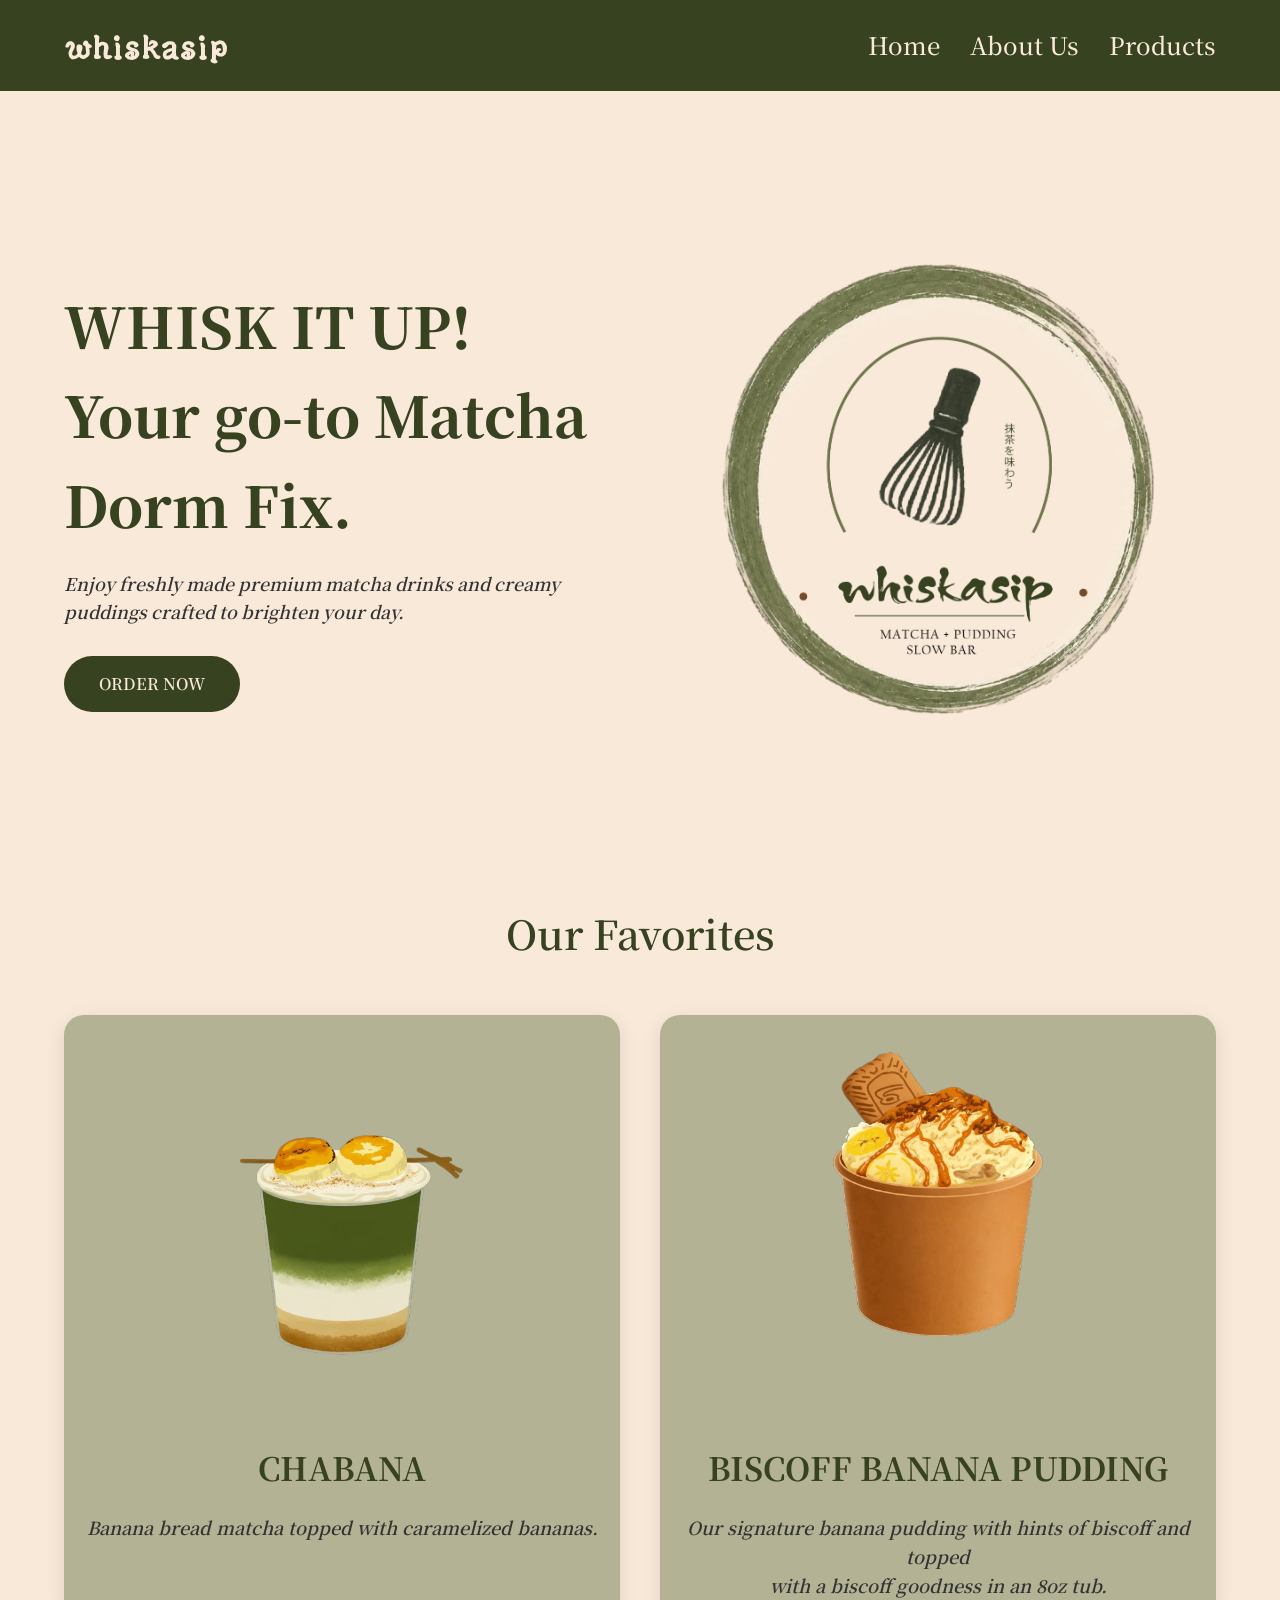
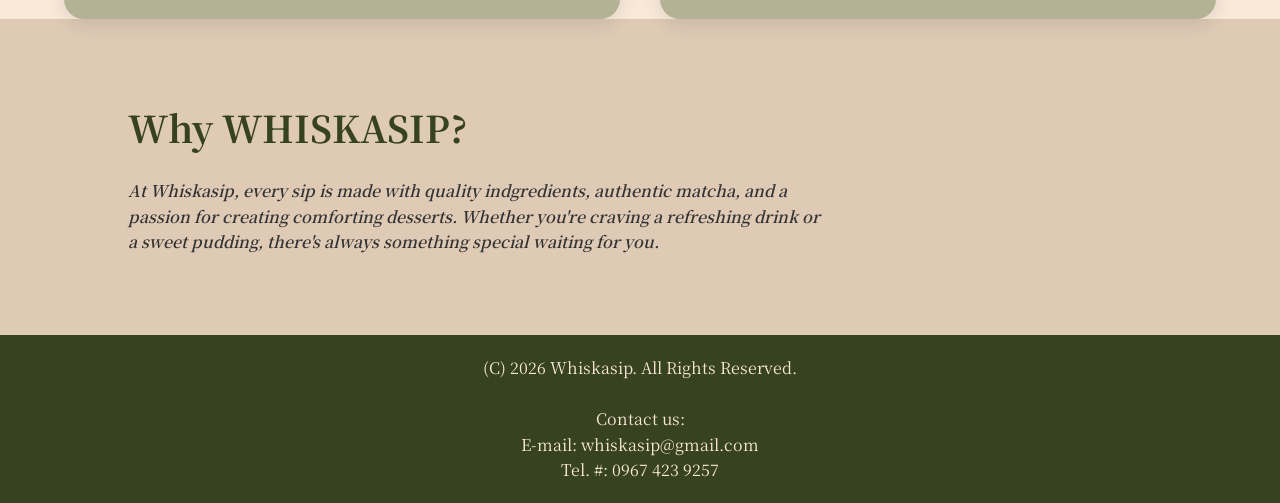
<file: index.html>
<!DOCTYPE HTML>
<html lang="en">
    <head>
        <meta charset="UTF=8">
        <meta name="viewport" content="width=device-width, initial-scale=1.0">
        <title>Whiskasip Matcha</title>

        <link rel="stylesheet" href="Whiskasip.css">
        
       <link rel="preconnect" href="https://fonts.googleapis.com">
       <link rel="preconnect" href="https://fonts.gstatic.com" crossorigin>
       <link href="https://fonts.googleapis.com/css2?family=Noto+Serif+JP:wght@200..900&family=Yuji+Mai&display=swap" rel="stylesheet">
    </head>
    <body>
        <header>
            <nav class="navbar">
                <h2 class="logo">whiskasip</h2>

                <ul class="nav-links">
            <li><a href="index.html">Home</a></li>
            <li><a href="AboutUs.html">About Us</a></li>
            <li><a href="productpage.html">Products</a></li>
        </ul>
            </nav>
        </header>

        <section class="hero">
            <div class="hero-text">
                <h1>WHISK IT UP!<br>Your go-to Matcha Dorm Fix.</h1>
                <p>
                    Enjoy freshly made premium matcha drinks and creamy puddings crafted to
                    brighten your day.
                </p>
                <a href="orderpage.html" class="btn">ORDER NOW</a>
            </div>
            <div class="hero-image">
                <img src="whiskasip_logo.png" alt="WHISKASIP LOGO">
            </div>
        </section>
        <section class="categories">
            <h2>Our Favorites</h2>
            <div class="cards">
                <div class="card">
                    <img src="fav mat.png" alt="FAVORITE MATCHA">
                    <h3>CHABANA</h3>
                    <p>
                        Banana bread matcha topped with caramelized bananas.
                    </p>
                </div>

                <div class="card">
                    <img src="fav pud.png" alt="FAVORITE PUDDING">
                    <h3>BISCOFF BANANA PUDDING</h3>
                    <p>
                        Our signature banana pudding with hints of biscoff and topped <br>
with a biscoff goodness in an 8oz tub.
                    </p>
                </div>
            </div>
        </section>

        <section class="about">
            <div class="about-text">
                <h2>Why WHISKASIP?</h2>

                <p>
                    At Whiskasip, every sip is made with quality indgredients, 
                    authentic matcha, and a passion for creating comforting desserts.
                    Whether you're craving a refreshing drink or a sweet pudding,
                    there's always something special waiting for you.
                </p>
            </div>
        </section>

        <footer>
            <p>
                (C) 2026 Whiskasip. All Rights Reserved. <br><br>
                Contact us: <br>
                E-mail: whiskasip@gmail.com <br> Tel. #: 0967 423 9257
            </p>
        </footer>
    </body>
</html>
</file>
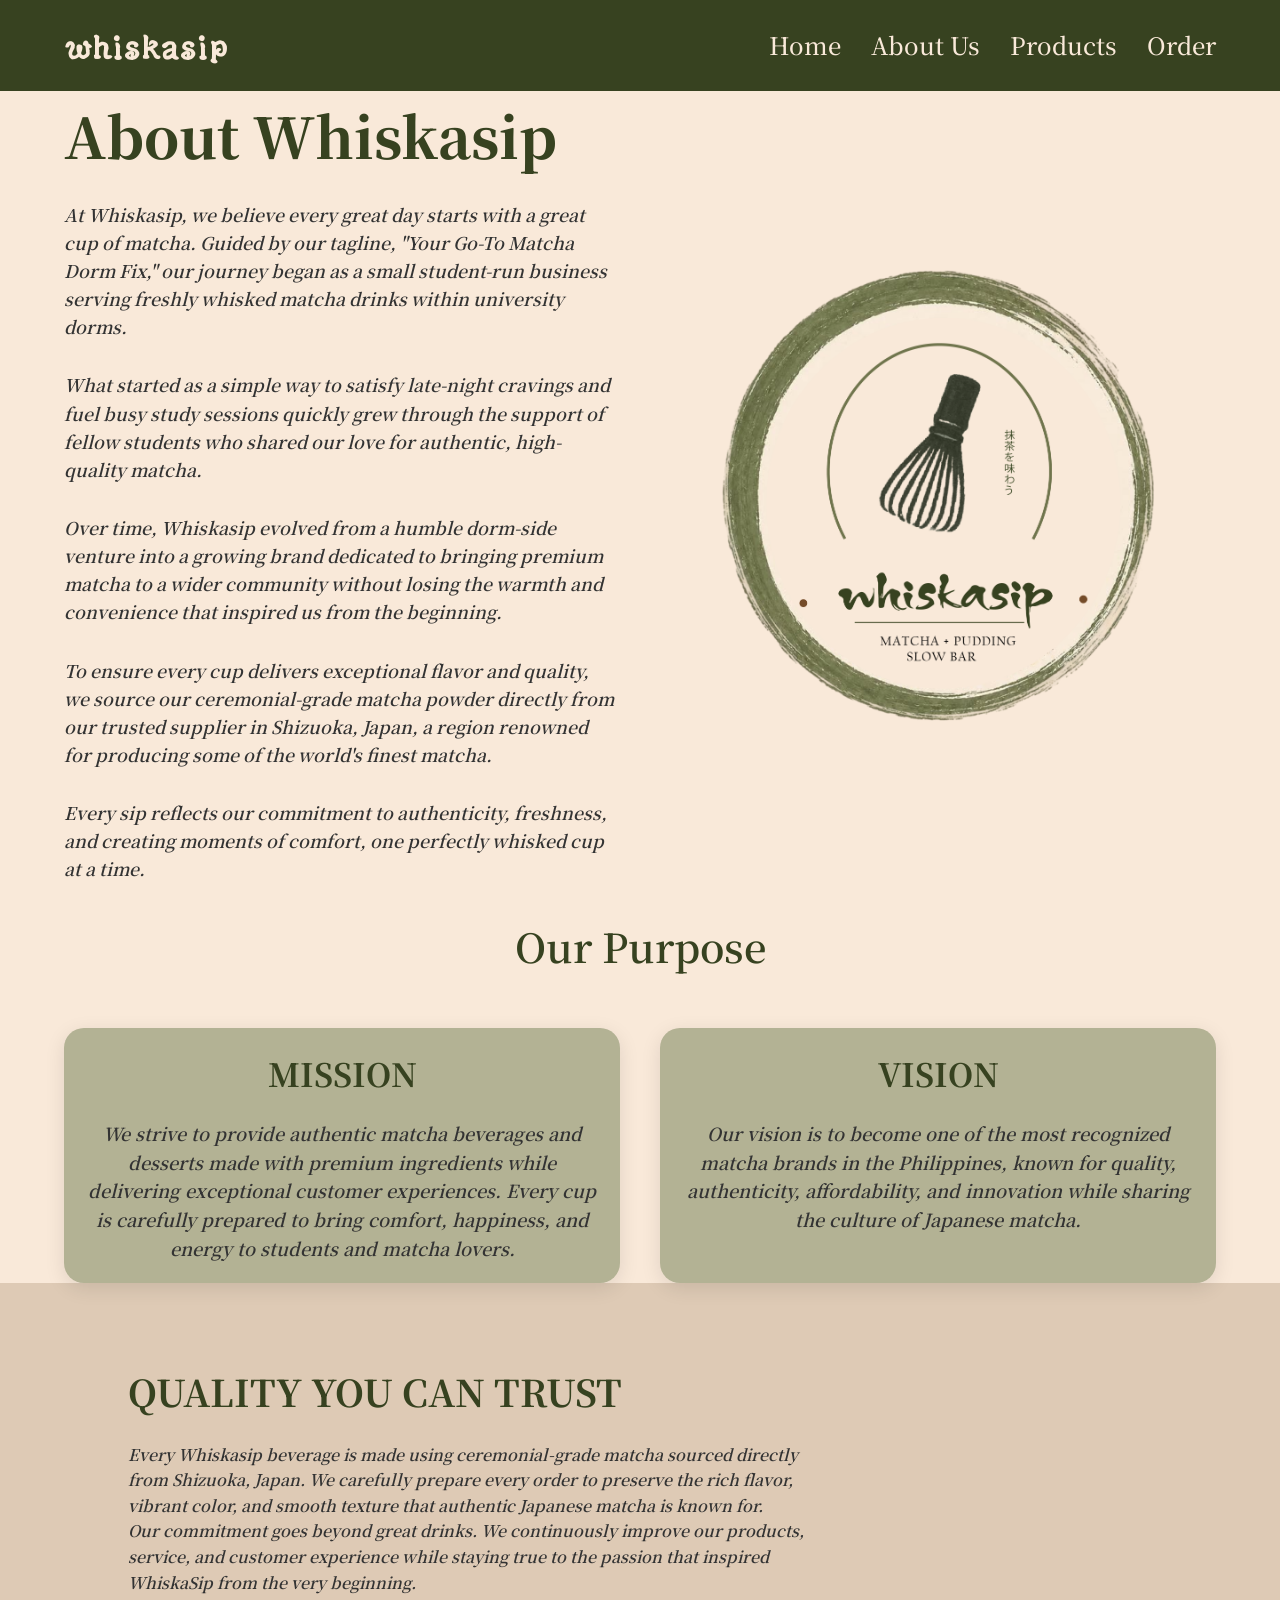
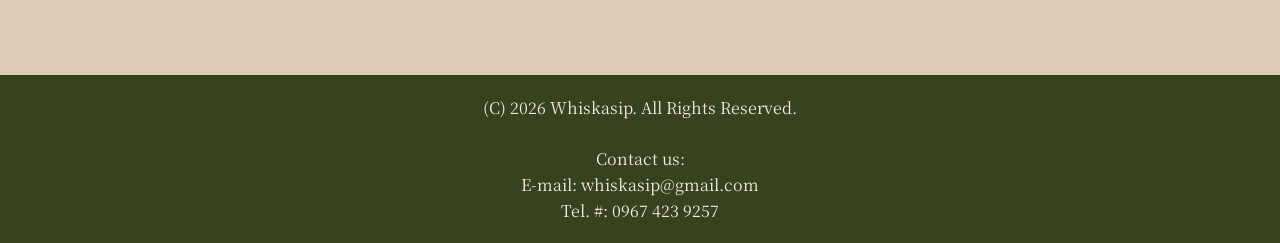
<file: AboutUs.html>
<!DOCTYPE HTML>
<html lang="en">
    <head>
        <meta charset="UTF=8">
        <meta name="viewport" content="width=device-width, initial-scale=1.0">
        <title>About Whiskasip</title>

        <link rel="stylesheet" href="About.css">
        
       <link rel="preconnect" href="https://fonts.googleapis.com">
       <link rel="preconnect" href="https://fonts.gstatic.com" crossorigin>
       <link href="https://fonts.googleapis.com/css2?family=Noto+Serif+JP:wght@200..900&family=Yuji+Mai&display=swap" rel="stylesheet">
    </head>
    <body>
        <header>
            <nav class="navbar">
                <h2 class="logo">whiskasip</h2>

               <ul class="nav-links">
                <li><a href="index.html">Home</a></li>
                <li><a href="AboutUs.html">About Us</a></li>
                <li><a href="productpage.html">Products</a></li>
                <li><a href="orderpage.html">Order</a></li>
            </ul>
            </nav>
        </header>

        <section class="hero">
            <div class="hero-text">
                <h1>About Whiskasip</h1>

            <p>
                At Whiskasip, we believe every great day starts
                with a great cup of matcha. Guided by our tagline,
                "Your Go-To Matcha Dorm Fix," our journey began
                as a small student-run business serving freshly whisked matcha
                drinks within university dorms.
            </p>

            <p>
                What started as a simple way to satisfy late-night cravings and
                fuel busy study sessions quickly grew through the support of
                fellow students who shared our love for authentic,
                high-quality matcha.
            </p>

            <p>
                Over time, Whiskasip evolved from a humble dorm-side venture
                into a growing brand dedicated to bringing premium matcha to a
                wider community without losing the warmth and convenience that
                inspired us from the beginning.
            </p>

            <p>
                To ensure every cup delivers exceptional flavor and quality,
                we source our ceremonial-grade matcha powder directly from our
                trusted supplier in Shizuoka, Japan, a region
                renowned for producing some of the world's finest matcha.
            </p>

            <p>
                Every sip reflects our commitment to authenticity, freshness,
                and creating moments of comfort, one perfectly whisked cup at
                a time.
            </p>

        </div>

        <div class="hero-image">
        <img src="whiskasip_logo.png" alt="logo">
    </div>

    </section>

    <section class="categories">
            <h2>Our Purpose</h2>
            <div class="cards">
                <div class="card">
                    <h3>MISSION</h3>
                    <p>
                        We strive to provide authentic matcha beverages and desserts
                        made with premium ingredients while delivering exceptional
                        customer experiences. Every cup is carefully prepared to bring
                        comfort, happiness, and energy to students and matcha lovers.
                    </p>
                </div>

                <div class="card">
                    <h3>VISION</h3>
                    <p>
                        Our vision is to become one of the most recognized
                        matcha brands in the Philippines, known for
                        quality, authenticity, affordability, and innovation while
                        sharing the culture of Japanese matcha.
                    </p>
                </div>
            </div>
        </section>

    <section class="about">

        <div class="about-text">

            <h2>QUALITY YOU CAN TRUST</h2>

            <p>
                Every Whiskasip beverage is made using ceremonial-grade matcha
                sourced directly from Shizuoka, Japan. We carefully prepare
                every order to preserve the rich flavor, vibrant color, and
                smooth texture that authentic Japanese matcha is known for.
            </p>

            <p>
                Our commitment goes beyond great drinks. We continuously improve
                our products, service, and customer experience while staying
                true to the passion that inspired WhiskaSip from the very
                beginning.
            </p>

        </div>

    </section>

        <footer>
            <p>
                (C) 2026 Whiskasip. All Rights Reserved. <br><br>
                Contact us: <br>
                E-mail: whiskasip@gmail.com <br>  Tel. #: 0967 423 9257
            </p>
        </footer>
    </body>
</html>
</file>
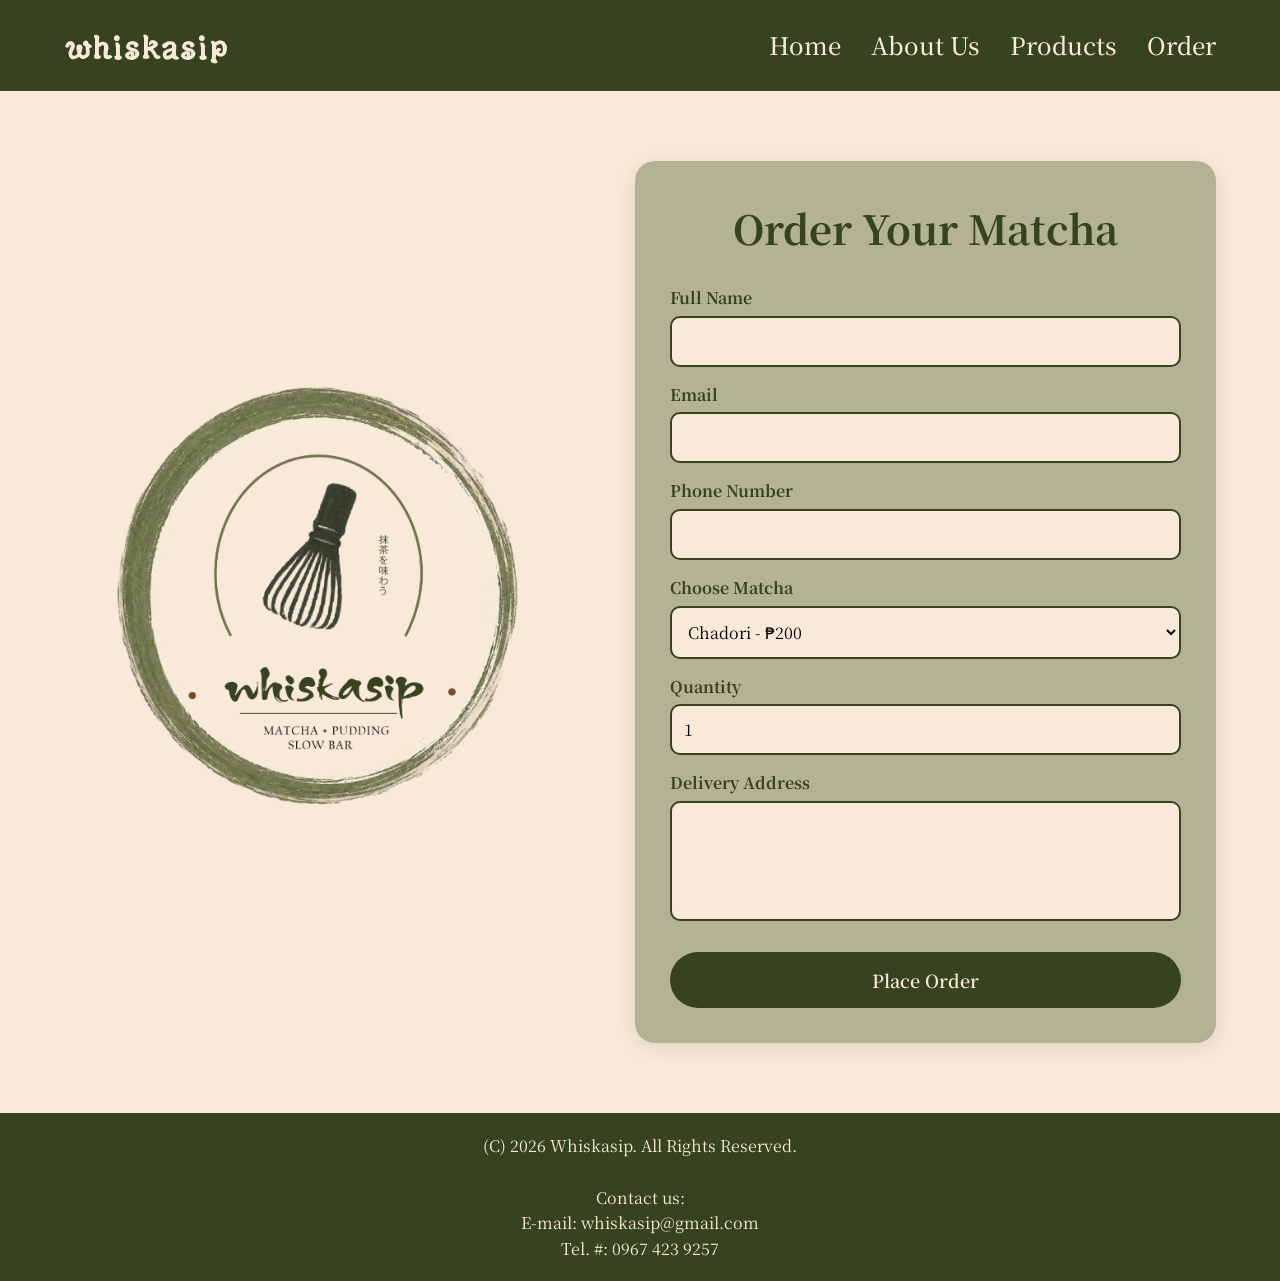
<file: orderpage.html>
<!DOCTYPE html>
<html lang="en">
<head>
    <meta charset="UTF-8">
    <meta name="viewport" content="width=device-width, initial-scale=1.0">
    <title>WHISKASIP | Order</title>

    <link rel="stylesheet" href="order.css">

<link rel="preconnect" href="https://fonts.googleapis.com">
<link rel="preconnect" href="https://fonts.gstatic.com" crossorigin>

<link href="https://fonts.googleapis.com/css2?family=Noto+Serif+JP:wght@200..900&display=swap" rel="stylesheet">

<link href="https://fonts.googleapis.com/css2?family=Yuji+Mai&display=swap" rel="stylesheet">

<link rel="stylesheet" href="order.css">
</head>
<body>

<header>
    <nav class="navbar">
        <h2 class="logo">whiskasip</h2>

        <ul class="nav-links">
            <li><a href="index.html">Home</a></li>
            <li><a href="AboutUs.html">About Us</a></li>
            <li><a href="productpage.html">Products</a></li>
            <li><a href="orderpage.html">Order</a></li>
        </ul>
    </nav>
</header>

<section class="order-section">

    <div class="order-image">
        <img src="whiskasip_logo.png" alt="Matcha">
    </div>

    <div class="order-form">

        <h1>Order Your Matcha</h1>

        <label>Full Name</label>
        <input type="text" id="name">

        <label>Email</label>
        <input type="email">

        <label>Phone Number</label>
        <input type="text">

        <label>Choose Matcha</label>

        <select id="matcha">
            <option value="200">Chadori - ₱200</option>
            <option value="240">Matchata - ₱240</option>
            <option value="240">Kuro - ₱240</option>
            <option value="220">Nami - ₱220</option>
            <option value="280">Banami - ₱280</option>
            <option value="250">Chabana - ₱250</option>
            <option value="150">Classic Banana Pudding - ₱150</option>
            <option value="180">Biscoff Banana Pudding - ₱180</option>

        </select>

        <label>Quantity</label>
        <input type="number" id="quantity" value="1" min="1">

        <label>Delivery Address</label>
        <textarea rows="4"></textarea>

        <button onclick="placeOrder()">Place Order</button>

    </div>

</section>

<script src="order.js"></script>
<footer>
            <p>
                (C) 2026 Whiskasip. All Rights Reserved. <br><br>
                Contact us: <br>
                E-mail: whiskasip@gmail.com  <br> Tel. #: 0967 423 9257
            </p>
        </footer>
</body>
</html>
</file>
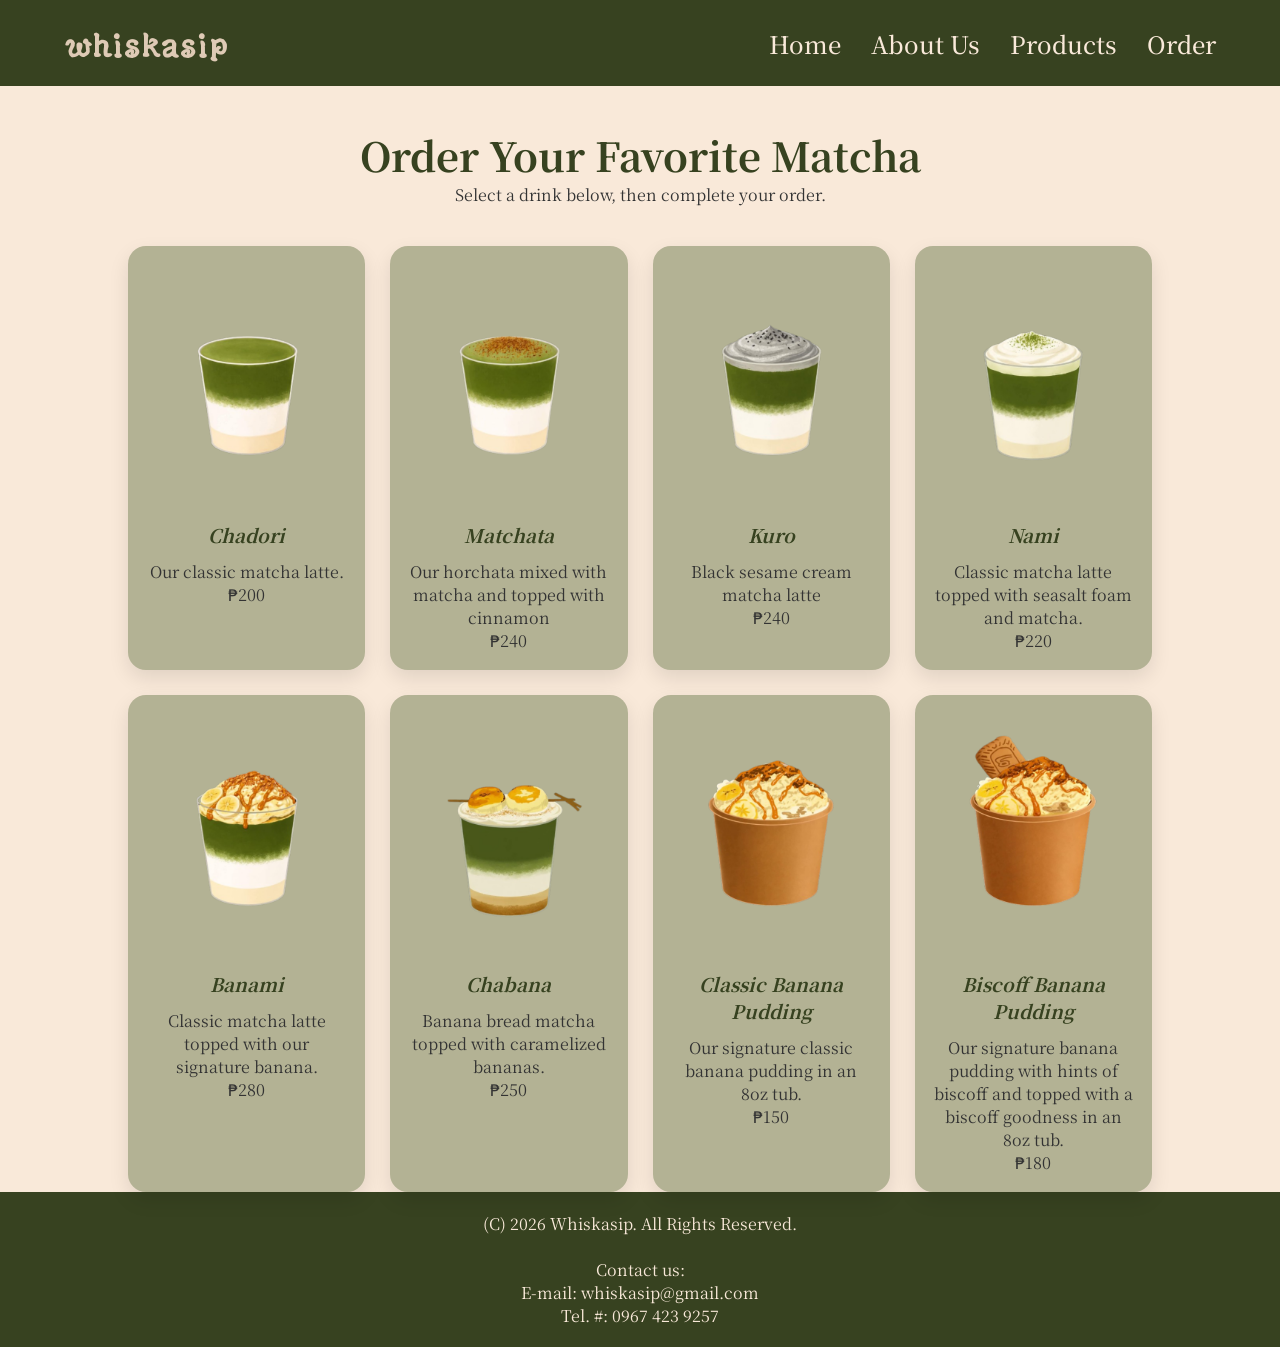
<file: productpage.html>
<!DOCTYPE html>
<html lang="en">

<head>
    <meta charset="UTF-8">
    <meta name="viewport" content="width=device-width, initial-scale=1.0">
    <title>WHISKASIP | Order</title>

    <link rel="stylesheet" href="productpage.css">

    <link rel="preconnect" href="https://fonts.googleapis.com">
    <link rel="preconnect" href="https://fonts.gstatic.com" crossorigin>
    <link href="https://fonts.googleapis.com/css2?family=Noto+Serif+JP:wght@200..900&family=Yuji+Mai&display=swap" rel="stylesheet">
</head>

<body>

    <!-- Navigation -->
    <header>
        <nav class="navbar">
            <h2 class="logo">whiskasip</h2>

            <ul class="nav-links">
                <li><a href="index.html">Home</a></li>
                <li><a href="AboutUs.html">About Us</a></li>
                <li><a href="productpage.html">Products</a></li>
                <li><a href="orderpage.html">Order</a></li>
            </ul>
        </nav>
    </header>

    <!-- Hero Section -->
    <section class="hero">
        <h1>Order Your Favorite Matcha</h1>
        <p>Select a drink below, then complete your order.</p>
    </section>

    <!-- Products -->
    <section class="products">
        <div class="grid">

            <div class="card" onclick="selectProduct('Chadori', 200)">
                <img src="chadori.png" alt="Chadori">
                <h3>Chadori</h3>
                <p>Our classic matcha latte.</p>
                <p>₱200</p>
            </div>

            <div class="card" onclick="selectProduct('Matchata', 240)">
                <img src="matchata.png" alt="Matchata">
                <h3>Matchata</h3>
                <p>Our horchata mixed with matcha and topped with cinnamon</p>
                <p>₱240</p>
            </div>

            <div class="card" onclick="selectProduct('Kuro', 240)">
                <img src="kuro.png" alt="Kuro">
                <h3>Kuro</h3>
                <p>Black sesame cream matcha latte</p>
                <p>₱240</p>
            </div>

            <div class="card" onclick="selectProduct('Nami', 220)">
                <img src="nami.png" alt="Nami">
                <h3>Nami</h3>
                <p>Classic matcha latte topped with seasalt foam and matcha.</p>
                <p>₱220</p>
            </div>

            <div class="card" onclick="selectProduct('Banami', 280)">
                <img src="banami.png" alt="Banami">
                <h3>Banami</h3>
                <p>Classic matcha latte topped with our signature banana.</p>
                <p>₱280</p>
            </div>

            <div class="card" onclick="selectProduct('Chabana', 250)">
                <img src="chabana.png" alt="Chabana">
                <h3>Chabana</h3>
                <p>Banana bread matcha topped with caramelized bananas.</p>
                <p>₱250</p>
            </div>

            <div class="card" onclick="selectProduct('Classic Banana Pudding', 150)">
                <img src="classic banana pudding.png" alt="Classic Banana Pudding">
                <h3>Classic Banana Pudding</h3>
                <p> Our signature classic banana pudding in an 8oz tub.</p>
                <p>₱150</p>
            </div>

            <div class="card" onclick="selectProduct('Biscoff Banana Pudding', 180)">
                <img src="biscoff banana pudding.png" alt="Biscoff Banana Pudding">
                <h3>Biscoff Banana Pudding</h3>
                <p> Our signature banana pudding with hints of biscoff and topped
with a biscoff goodness in an 8oz tub.</p>
                <p>₱180</p>
            </div>

        </div>
    </section>
    </script>
<footer>
            <p>
                (C) 2026 Whiskasip. All Rights Reserved. <br><br>
                Contact us: <br>
                E-mail: whiskasip@gmail.com <br> Tel. #: 0967 423 9257
            </p>
        </footer>
</body>

</html>
</file>
<file: Whiskasip.css>
*{
    margin: 0;
    padding: 0;
    box-sizing: border-box;
}

body{
    font-family: "Noto Serif JP", serif;
    background: #f9e9d9;
    color: #333;
    line-height: 1.6;
}

header{
    font-family: "Yuji Mai", cursive;
    font-weight: 400;
    font-style: normal;
    font-size: x-large;
    background: #374220;
    color: #f9e9d9;
    position: sticky;
    top: 0;
}

.navbar{
    display: flex;
    justify-content: space-between;
    align-items: center;

    width: 90%;
    margin: auto;
    padding: 20px 0;
}

.logo{
    font-size: 2rem;
    font-weight: 700;
}

.nav-links{
    font-family: "Noto Serif JP", serif;
    display: flex;
    list-style: none;
    gap: 30px;
}

.nav-links a{
    color: #f9e9d9;
    text-decoration: none;
    font-weight: 500;
}

.nav-links a:hover{
    color: #7f9f78;
}

.hero{
    display: flex;
    justify-content: center;
    align-items: center;

    width: 90%;
    margin: auto;
    min-height: 90vh;

    gap: 50px;
}

.hero-text{
    flex: 1;
}

.hero-text h1{
    font-size: 3.5rem;
    color: #374220;
    font-weight: 800;
    font-style: Bold;
    margin-bottom: 20px;
}

.hero-text p{
    font-size: 1.1rem;
    margin-bottom: 30px;
    font-weight: 600;
    font-style: oblique;
}

.btn{
    font-weight: 600;
    font-style: bold;
    display: inline-block;
    background: #374220;
    color: #f9e9d9;
    padding: 15px 35px;
    border-radius: 30px;
    text-decoration: none;
    transition: .3s;
}

.btn:hover{
    transform: translateY(-3px);
    background: #7f9f78;
}

.hero-image{
    flex: 1;
    text-align: center;
}

.hero-image img{
    width: 100%;
    max-width: 650px;
}

.categories{
    width: 90%;
    margin: auto;
    padding: 0 0;
    text-align: center;
}

.categories h2{
    font-weight: 600;
    font-style: bold;
    font-size: 2.5rem;
    margin-bottom: 50px;
    color: #374220;
}

.cards{
    display: grid;
    grid-template-columns: repeat(2,1fr);
    gap: 40px;
}

.card{
    background: #b3b294;
    border-radius: 20px;
    overflow: hidden;
    box-shadow: 0 5px 20px rgba(0,0,0,.1);
    transition: .3s;
}

.card:hover{
    transform: translateY(-10px);
}

.card img{
    width: 250px;
    height: 400px;
    object-fit: cover;
}

.card h3{
    font-weight: 700;
    font-style: bold;
    font-size: xx-large;
    margin-top: 20px;
    color: #374220;
}

.card p{
    font-weight: 600;
    font-style: oblique;
    font-size: large;
    padding: 20px;
}

.about{
    background: #decab5;
    padding: 80px 10%;
}

.about h2{
    font-weight: 700;
    font-style: bold;
    color: #374220;
    margin-bottom: 20px;
    font-size: 2.3rem;
}

.about p{
    font-weight: 600;
    font-style:oblique;
    max-width: 700px;
}

footer{
    background: #374220;
    color: #f9e9d9;
    text-align: center;
    padding: 20px;
}


@media(max-width:900px){
    .hero{
        flex-direction: column;
        text-align: center;
        padding-top: 40px;
    }

    .hero h1{
        font-size: 2.6rem;
    }

    .cards{
        grid-template-columns: 1fr;
    }
    .navbar{
        flex-direction: column;
        gap: 15px;
    }

    .nav-links{
        gap: 20px;
    }
}

@media(max-width:500px){
     .hero h1{
        font-size: 2rem;
    }

     .logo{
        font-size: 1.6rem;
    }

    .nav-link{
        flex-wrap: wrap;
        justify-content: center;
    }
    .btn{
        padding: 12px 25px;
    }
}
</file>
<file: About.css>
*{
    margin: 0;
    padding: 0;
    box-sizing: border-box;
}

body{
    font-family: "Noto Serif JP", serif;
    background: #f9e9d9;
    color: #333;
    line-height: 1.6;
}

header{
    font-family: "Yuji Mai", cursive;
    font-weight: 400;
    font-size: x-large;
    background: #374220;
    color: #f9e9d9;
    position: sticky;
    top: 0;
    z-index: 1000;
}

.navbar{
    display: flex;
    justify-content: space-between;
    align-items: center;
    width: 90%;
    margin: auto;
    padding: 20px 0;
}

.logo{
    font-size: 2rem;
    font-weight: 700;
}

.nav-links{
    font-family: "Noto Serif JP", serif;
    display: flex;
    list-style: none;
    gap: 30px;
}

.nav-links a{
    color: #f9e9d9;
    text-decoration: none;
    font-weight: 500;
    transition: .3s;
}

.nav-links a:hover{
    color: #7f9f78;
}

.hero{
    display: flex;
    justify-content: center;
    align-items: center;
    width: 90%;
    margin: auto;
    min-height: 90vh;

    gap: 50px;
}

.hero-text{
    flex: 1;
}

.hero-text h1{
    font-size: 3.5rem;
    color: #374220;
    font-weight: 800;
    font-style: Bold;
    margin-bottom: 20px;
}

.hero-text p{
    font-size: 1.1rem;
    margin-bottom: 30px;
    font-weight: 600;
    font-style: oblique;
}

.btn{
    font-weight: 600;
    font-style: bold;
    display: inline-block;
    background: #374220;
    color: #f9e9d9;
    padding: 15px 35px;
    border-radius: 30px;
    text-decoration: none;
    transition: .3s;
}

.btn:hover{
    transform: translateY(-3px);
    background: #7f9f78;
}

.hero-image{
    flex: 1;
    text-align: center;
}

.hero-image img{
    width: 100%;
    max-width: 650px;
}

.categories{
    width: 90%;
    margin: auto;
    padding: 0 0;
    text-align: center;
}

.categories h2{
    font-weight: 600;
    font-style: bold;
    font-size: 2.5rem;
    margin-bottom: 50px;
    color: #374220;
}

.cards{
    display: grid;
    grid-template-columns: repeat(2,1fr);
    gap: 40px;
}

.card{
    background: #b3b294;
    border-radius: 20px;
    overflow: hidden;
    box-shadow: 0 5px 20px rgba(0,0,0,.1);
    transition: .3s;
}

.card:hover{
    transform: translateY(-10px);
}

.card img{
    width: 250px;
    height: 400px;
    object-fit: cover;
}

.card h3{
    font-weight: 700;
    font-style: bold;
    font-size: xx-large;
    margin-top: 20px;
    color: #374220;
}

.card p{
    font-weight: 600;
    font-style: oblique;
    font-size: large;
    padding: 20px;
}

.about{
    background: #decab5;
    padding: 80px 10%;
}

.about h2{
    font-weight: 700;
    font-style: bold;
    color: #374220;
    margin-bottom: 20px;
    font-size: 2.3rem;
}

.about p{
    font-weight: 600;
    font-style:oblique;
    max-width: 700px;
}

footer{
    background: #374220;
    color: #f9e9d9;
    text-align: center;
    padding: 20px;
}


@media(max-width:900px){

    .navbar{
        flex-direction: column;
        gap: 15px;
    }

    .nav-links{
        gap: 20px;
    }

    .order-form{
        width: 100%;
    }

    .order-image img{
        max-width: 350px;
    }

}

@media(max-width:500px){

    .logo{
        font-size: 1.6rem;
    }

    .nav-links{
        flex-wrap: wrap;
        justify-content: center;
    }

}
</file>
<file: order.css>
*{
    margin: 0;
    padding: 0;
    box-sizing: border-box;
}

body{
    font-family: "Noto Serif JP", serif;
    background: #f9e9d9;
    color: #333;
    line-height: 1.6;
}


header{
    font-family: "Yuji Mai", cursive;
    font-weight: 400;
    font-size: x-large;
    background: #374220;
    color: #f9e9d9;
    position: sticky;
    top: 0;
    z-index: 1000;
}

.navbar{
    display: flex;
    justify-content: space-between;
    align-items: center;
    width: 90%;
    margin: auto;
    padding: 20px 0;
}

.logo{
    font-size: 2rem;
    font-weight: 700;
}

.nav-links{
    font-family: "Noto Serif JP", serif;
    display: flex;
    list-style: none;
    gap: 30px;
}

.nav-links a{
    color: #f9e9d9;
    text-decoration: none;
    font-weight: 500;
    transition: .3s;
}

.nav-links a:hover{
    color: #7f9f78;
}


.order-section{
    width: 90%;
    margin: 70px auto;
    display: flex;
    justify-content: center;
    align-items: center;
    gap: 60px;
}

.order-image{
    flex: 1;
    text-align: center;
}

.order-image img{
    width: 100%;
    max-width: 700px;
}

.order-form{
    flex: 1;
    background: #b3b294;
    padding: 35px;
    border-radius: 20px;
    box-shadow: 0 5px 20px rgba(0,0,0,.1);
}

.order-form h1{
    color: #374220;
    font-size: 2.5rem;
    margin-bottom: 25px;
    text-align: center;
}

label{
    display: block;
    margin-top: 15px;
    margin-bottom: 5px;
    color: #374220;
    font-weight: 700;
}

input,
select,
textarea{
    width: 100%;
    padding: 12px;
    border: 2px solid #374220;
    border-radius: 10px;
    background: #f9e9d9;
    font-family: "Noto Serif JP", serif;
    font-size: 16px;
}

textarea{
    resize: none;
}

button{
    width: 100%;
    margin-top: 25px;
    padding: 15px;
    border: none;
    border-radius: 30px;
    background: #374220;
    color: #f9e9d9;
    font-family: "Noto Serif JP", serif;
    font-size: 18px;
    font-weight: 600;
    cursor: pointer;
    transition: .3s;
}

button:hover{
    background: #7f9f78;
    transform: translateY(-3px);
}
footer{
    background: #374220;
    color: #f9e9d9;
    text-align: center;
    padding: 20px;
}

@media(max-width:900px){

    .order-section{
        flex-direction: column;
        text-align: center;
    }

    .navbar{
        flex-direction: column;
        gap: 15px;
    }

    .nav-links{
        gap: 20px;
    }

    .order-form{
        width: 100%;
    }

    .order-image img{
        max-width: 350px;
    }

}

@media(max-width:500px){

    .logo{
        font-size: 1.6rem;
    }

    .nav-links{
        flex-wrap: wrap;
        justify-content: center;
    }

    .order-form h1{
        font-size: 2rem;
    }

}
</file>
<file: productpage.css>
* {
    margin: 0;
    padding: 0;
    box-sizing: border-box;
}

body {
    font-family: "Noto Serif JP", serif;
    background: #f9e9d9;
    color: #333;
}

header{
    font-family: "Yuji Mai", cursive;
    font-weight: 400;
    font-size: x-large;
    background: #374220;
    color: #f9e9d9;
    position: sticky;
    top: 0;
    z-index: 1000;
}

.navbar{
    display: flex;
    justify-content: space-between;
    align-items: center;
    width: 90%;
    margin: auto;
    padding: 20px 0;
}

.logo {
    font-family: "Yuji Mai", cursive;
    color: #decab5;
    font-size: 2rem;
}

.nav-links{
    font-family: "Noto Serif JP", serif;
    display: flex;
    list-style: none;
    gap: 30px;
}

.nav-links a{
    color: #f9e9d9;
    text-decoration: none;
    font-weight: 500;
    transition: .3s;
}

.nav-links a:hover{
    color: #7f9f78;
}
.hero {
    text-align: center;
    padding: 40px;
}

.hero h1 {
    color: #374220;
    font-size: 2.5rem;
    font-family: "Noto Serif JP", serif;
}

.products {
    width: 80%;
    margin: auto;
}

.grid {
    display: grid;
    grid-template-columns: repeat(auto-fit, minmax(220px, 1fr));
    gap: 25px;
}

.card {
    background: #b3b294;
    border-radius: 18px;
    padding: 18px;
    text-align: center;
    box-shadow: 0 8px 20px rgba(0,0,0,.1);
    cursor: pointer;
    transition: .3s;
}

.card:hover {
    transform: translateY(-6px);
    background: #decab5;
}

.card img {
    width: 160px;
    height: auto;
    object-fit: contain;
    border-radius: 12px;
}

.card h3 {
    margin: 12px 0;
    color: #374220;
    font-family: "Noto Serif JP", serif;
    font-weight: bold;
    font-style: oblique;
}
footer{
    background: #374220;
    color: #f9e9d9;
    text-align: center;
    padding: 20px;
}

@media(max-width:900px){

    .navbar{
        flex-direction: column;
        gap: 15px;
    }

    .nav-links{
        gap: 20px;
    }

    .order-form{
        width: 100%;
    }

    .order-image img{
        max-width: 350px;
    }

}

@media(max-width:500px){

    .logo{
        font-size: 1.6rem;
    }

    .nav-links{
        flex-wrap: wrap;
        justify-content: center;
    }

}
</file>
